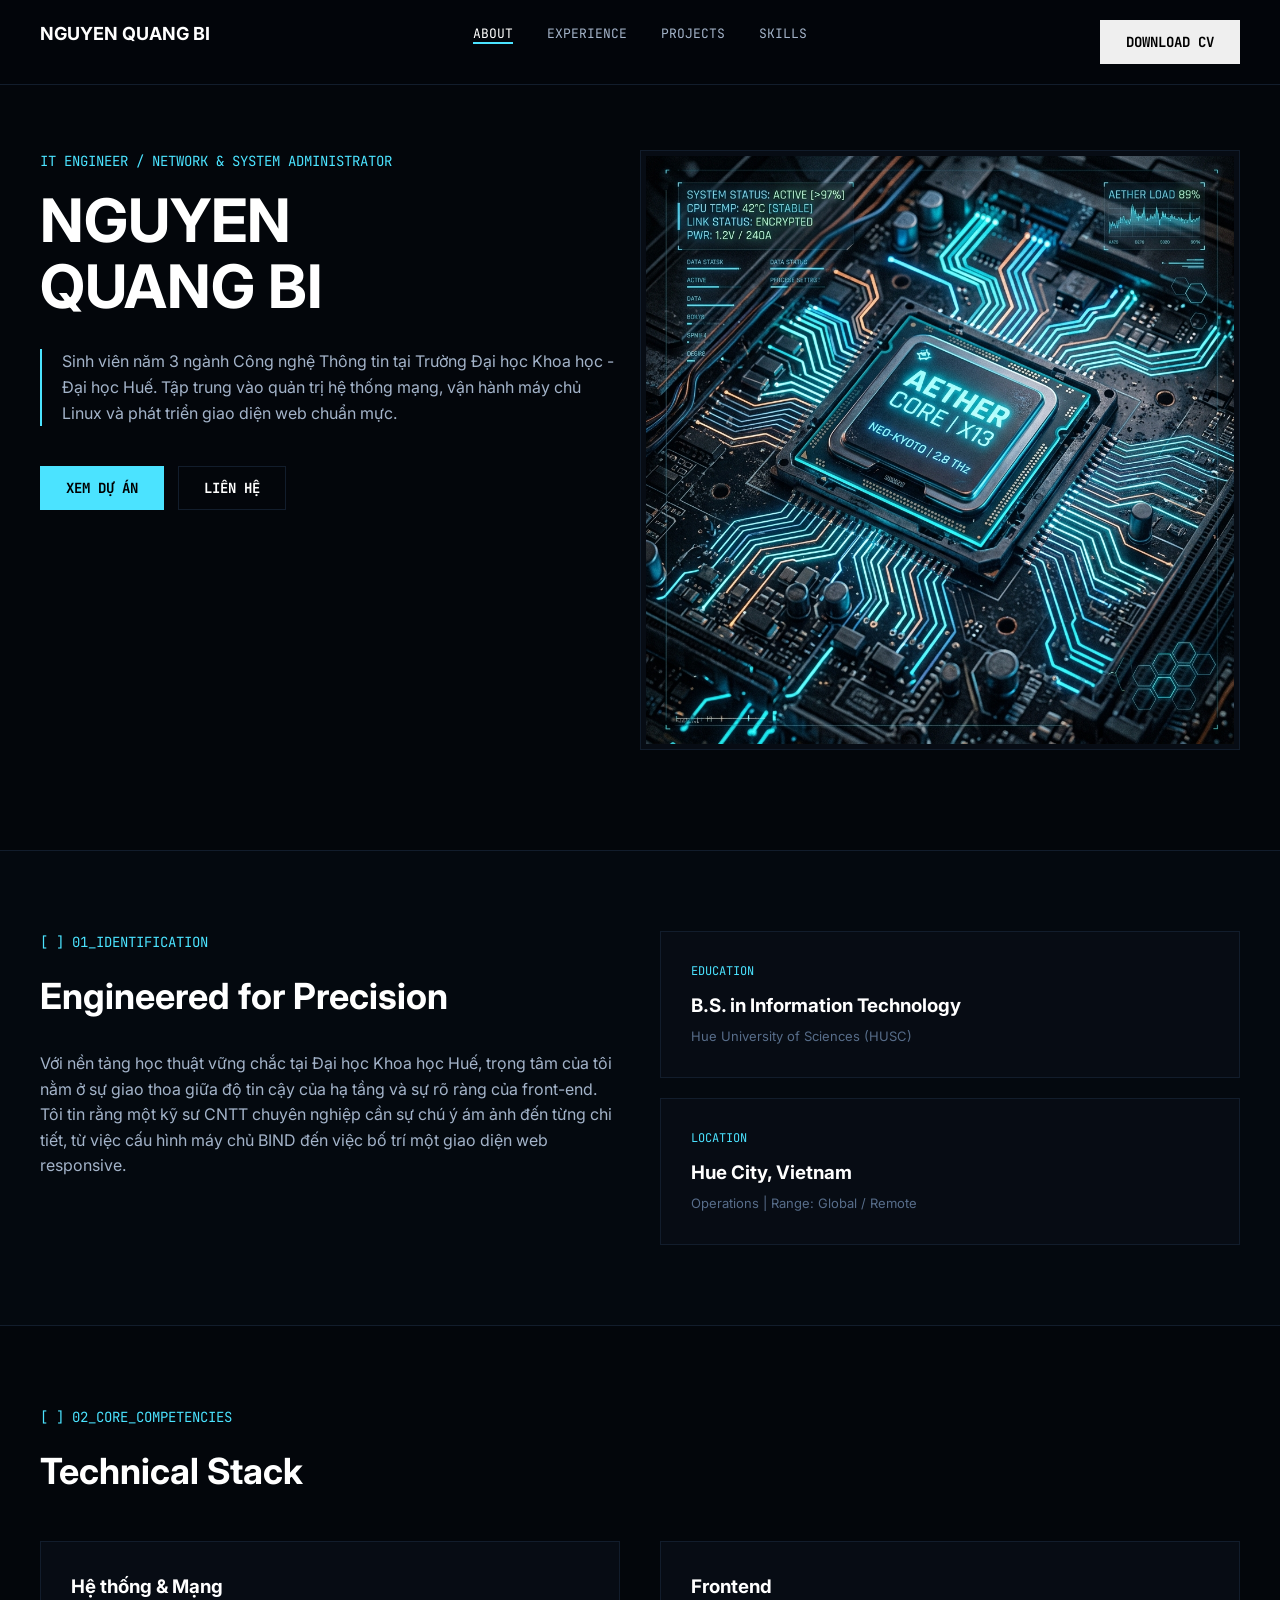
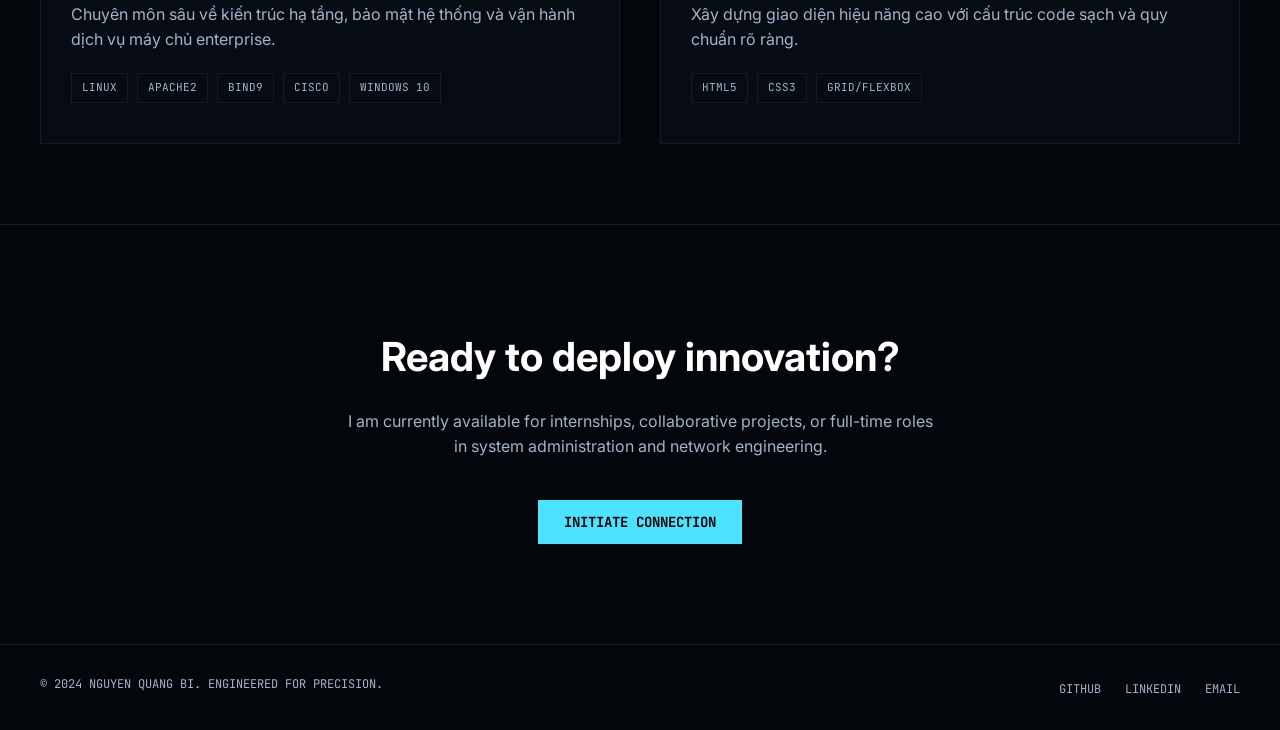
<file: index.html>
<!DOCTYPE html>
<html lang="en">

<head>
    <meta charset="UTF-8">
    <meta name="viewport" content="width=device-width, initial-scale=1.0">
    <title>Nguyen Quang Bi - Portfolio</title>
    <link rel="preconnect" href="https://fonts.googleapis.com">
    <link rel="preconnect" href="https://fonts.gstatic.com" crossorigin>
    <link
        href="https://fonts.googleapis.com/css2?family=Inter:wght@300;400;500;600;700&family=JetBrains+Mono:wght@400;500;700&display=swap"
        rel="stylesheet">
    <link rel="stylesheet" href="style.css">
</head>

<body>
    <div class="full-container header">
        <div class="container">
            <div class="col-3 logo">
                <a href="#">NGUYEN QUANG BI</a>
            </div>
            <div class="col-4 menu">
                <a href="#about" class="active">ABOUT</a>
                <a href="#experience">EXPERIENCE</a>
                <a href="#projects">PROJECTS</a>
                <a href="#skills">SKILLS</a>
            </div>
            <div class="col-3 action">
                <a href="#contact"><button class="float-right">DOWNLOAD CV</button></a>
            </div>
            <div class="clear"></div>
        </div>
    </div>

    <div class="container section-1" id="about">
        <div class="col-2 padding-right">
            <p class="tag">IT ENGINEER / NETWORK & SYSTEM ADMINISTRATOR</p>
            <h1>NGUYEN<br>QUANG BI</h1>
            <p class="desc padding-left">
                Sinh viên năm 3 ngành Công nghệ Thông tin tại Trường Đại học Khoa học - Đại học Huế. Tập
                trung vào quản trị hệ thống mạng, vận hành máy chủ Linux và phát triển giao diện web chuẩn
                mực.
            </p>
            <button class="btn-primary">XEM DỰ ÁN</button>
            <button class="btn-secondary">LIÊN HỆ</button>
        </div>
        <div class="col-2">
            <img src="cpu_circuit.png" alt="Cyberpunk Microchip"
                class="float-right img-fluid border-glow">
        </div>
        <div class="clear"></div>
    </div>

    <div class="full-container section-2" id="experience">
        <div class="container">
            <div class="col-2 padding-right">
                <p class="tag">[ ] 01_IDENTIFICATION</p>
                <h1>Engineered for Precision</h1>
                <p>
                    Với nền tảng học thuật vững chắc tại Đại học Khoa học Huế, trọng tâm của tôi nằm ở
                    sự giao thoa giữa độ tin cậy của hạ tầng và sự rõ ràng của front-end. Tôi tin rằng một
                    kỹ sư CNTT chuyên nghiệp cần sự chú ý ám ảnh đến từng chi tiết, từ việc cấu hình
                    máy chủ BIND đến việc bố trí một giao diện web responsive.
                </p>
            </div>
            <div class="col-2 padding-left">
                <div class="card">
                    <p class="card-label">EDUCATION</p>
                    <h3>B.S. in Information Technology</h3>
                    <p class="card-sub">Hue University of Sciences (HUSC)</p>
                </div>
                <div class="card mt-20">
                    <p class="card-label">LOCATION</p>
                    <h3>Hue City, Vietnam</h3>
                    <p class="card-sub">Operations | Range: Global / Remote</p>
                </div>
            </div>
            <div class="clear"></div>
        </div>
    </div>

    <div class="container section-3" id="skills">
        <p class="tag">[ ] 02_CORE_COMPETENCIES</p>
        <h1>Technical Stack</h1>

        <div class="col-2 padding-right">
            <div class="card">
                <h3>Hệ thống & Mạng</h3>
                <p>Chuyên môn sâu về kiến trúc hạ tầng, bảo mật hệ thống và vận hành dịch vụ máy chủ enterprise.</p>
                <div class="tags">
                    <span>LINUX</span>
                    <span>APACHE2</span>
                    <span>BIND9</span>
                    <span>CISCO</span>
                    <span>WINDOWS 10</span>
                </div>
            </div>
        </div>

        <div class="col-2 padding-left">
            <div class="card">
                <h3>Frontend</h3>
                <p>Xây dựng giao diện hiệu năng cao với cấu trúc code sạch và quy chuẩn rõ ràng.</p>
                <div class="tags">
                    <span>HTML5</span>
                    <span>CSS3</span>
                    <span>GRID/FLEXBOX</span>
                </div>
            </div>
        </div>
        <div class="clear"></div>
    </div>

    <div class="full-container section-4" id="contact">
        <div class="container text-center">
            <h1>Ready to deploy innovation?</h1>
            <p>
                I am currently available for internships, collaborative projects, or full-time roles in system
                administration and network engineering.
            </p>
            <button class="btn-primary">INITIATE CONNECTION</button>
        </div>
    </div>

    <div class="full-container footer">
        <div class="container">
            <div class="col-2">
                <p>© 2024 NGUYEN QUANG BI. ENGINEERED FOR PRECISION.</p>
            </div>
            <div class="col-2 text-right links">
                <a href="#">GITHUB</a>
                <a href="#">LINKEDIN</a>
                <a href="#">EMAIL</a>
            </div>
            <div class="clear"></div>
        </div>
    </div>
</body>

</html>
</file>
<file: style.css>
* {
    box-sizing: border-box;
    margin: 0;
    padding: 0;
}

body {
    background-color: #03060b;
    color: #a3b3c9;
    font-family: 'Inter', sans-serif;
    line-height: 1.6;
}

h1,
h2,
h3,
h4 {
    color: #ffffff;
    font-weight: 700;
}

a {
    text-decoration: none;
    color: #a3b3c9;
}


.full-container {
    width: 100%;
}

.container {
    width: 1200px;
    margin: 0 auto;
}


.col-2 {
    width: 50%;
    float: left;
}

.col-3 {
    width: 25%;
    float: left;
}

.col-4 {
    width: 50%;
    float: left;
}

.clear {
    clear: both;
}

.float-left {
    float: left;
}

.float-right {
    float: right;
}

.padding-left {
    padding-left: 20px;
}

.padding-right {
    padding-right: 20px;
}

.text-center {
    text-align: center;
}

.text-right {
    text-align: right;
}

.mt-20 {
    margin-top: 20px;
}

.img-fluid {
    max-width: 100%;
    height: auto;
}

button {
    padding: 12px 25px;
    font-family: 'JetBrains Mono', monospace;
    font-size: 14px;
    font-weight: 700;
    text-transform: uppercase;
    cursor: pointer;
    border: 1px solid transparent;
    transition: 0.3s;
}

.btn-primary {
    background-color: #4be3ff;
    color: #000000;
}

.btn-primary:hover {
    background-color: #ffffff;
    box-shadow: 0 0 15px rgba(75, 227, 255, 0.5);
}

.btn-secondary {
    background-color: transparent;
    border: 1px solid #121d2c;
    color: #ffffff;
    margin-left: 10px;
}

.btn-secondary:hover {
    border-color: #4be3ff;
    color: #4be3ff;
}

.tag {
    font-family: 'JetBrains Mono', monospace;
    font-size: 14px;
    color: #4be3ff;
    margin-bottom: 15px;
}

.card {
    background-color: #070c14;
    border: 1px solid #121d2c;
    padding: 30px;
    transition: 0.3s;
}

.card:hover {
    border-color: #1e354f;
    background-color: #0a121e;
}

.header {
    background-color: rgba(3, 6, 11, 0.9);
    border-bottom: 1px solid #121d2c;
    padding: 20px 0;
    position: fixed;
    top: 0;
    z-index: 100;
}

.header .logo a {
    color: #ffffff;
    font-weight: bold;
    font-size: 18px;
}

.header .menu {
    text-align: center;
}

.header .menu a {
    font-family: 'JetBrains Mono', monospace;
    font-size: 13px;
    margin: 0 15px;
}

.header .menu a:hover,
.header .menu a.active {
    color: #ffffff;
    border-bottom: 2px solid #4be3ff;
}

.section-1 {
    padding-top: 150px;
    padding-bottom: 100px;
}

.section-1 h1 {
    font-size: 60px;
    line-height: 1.1;
    margin-bottom: 30px;
}

.section-1 .desc {
    border-left: 2px solid #4be3ff;
    margin-bottom: 40px;
}

.border-glow {
    border: 1px solid #121d2c;
    padding: 5px;
    background-color: #070c14;
}

.section-2 {
    background-color: rgba(7, 12, 20, 0.5);
    border-top: 1px solid #121d2c;
    border-bottom: 1px solid #121d2c;
    padding: 80px 0;
}

.section-2 h1 {
    font-size: 36px;
    margin-bottom: 25px;
}

.section-2 .card-label {
    font-family: 'JetBrains Mono', monospace;
    color: #4be3ff;
    font-size: 12px;
    margin-bottom: 10px;
}

.section-2 .card-sub {
    font-size: 13px;
    color: #576d8a;
    margin-top: 5px;
}

.section-3 {
    padding: 80px 0;
}

.section-3 h1 {
    font-size: 36px;
    margin-bottom: 40px;
}

.section-3 .tags {
    margin-top: 20px;
}

.section-3 .tags span {
    font-family: 'JetBrains Mono', monospace;
    font-size: 11px;
    border: 1px solid #121d2c;
    padding: 5px 10px;
    margin-right: 5px;
    margin-bottom: 10px;
    display: inline-block;
}

.section-4 {
    padding: 100px 0;
    border-top: 1px solid #121d2c;
}

.section-4 h1 {
    font-size: 40px;
    margin-bottom: 20px;
}

.section-4 p {
    max-width: 600px;
    margin: 0 auto 40px;
}

.footer {
    border-top: 1px solid #121d2c;
    padding: 30px 0;
}

.footer p,
.footer a {
    font-family: 'JetBrains Mono', monospace;
    font-size: 12px;
}

.footer .links a {
    margin-left: 20px;
}

.footer .links a:hover {
    color: #4be3ff;
}
</file>
